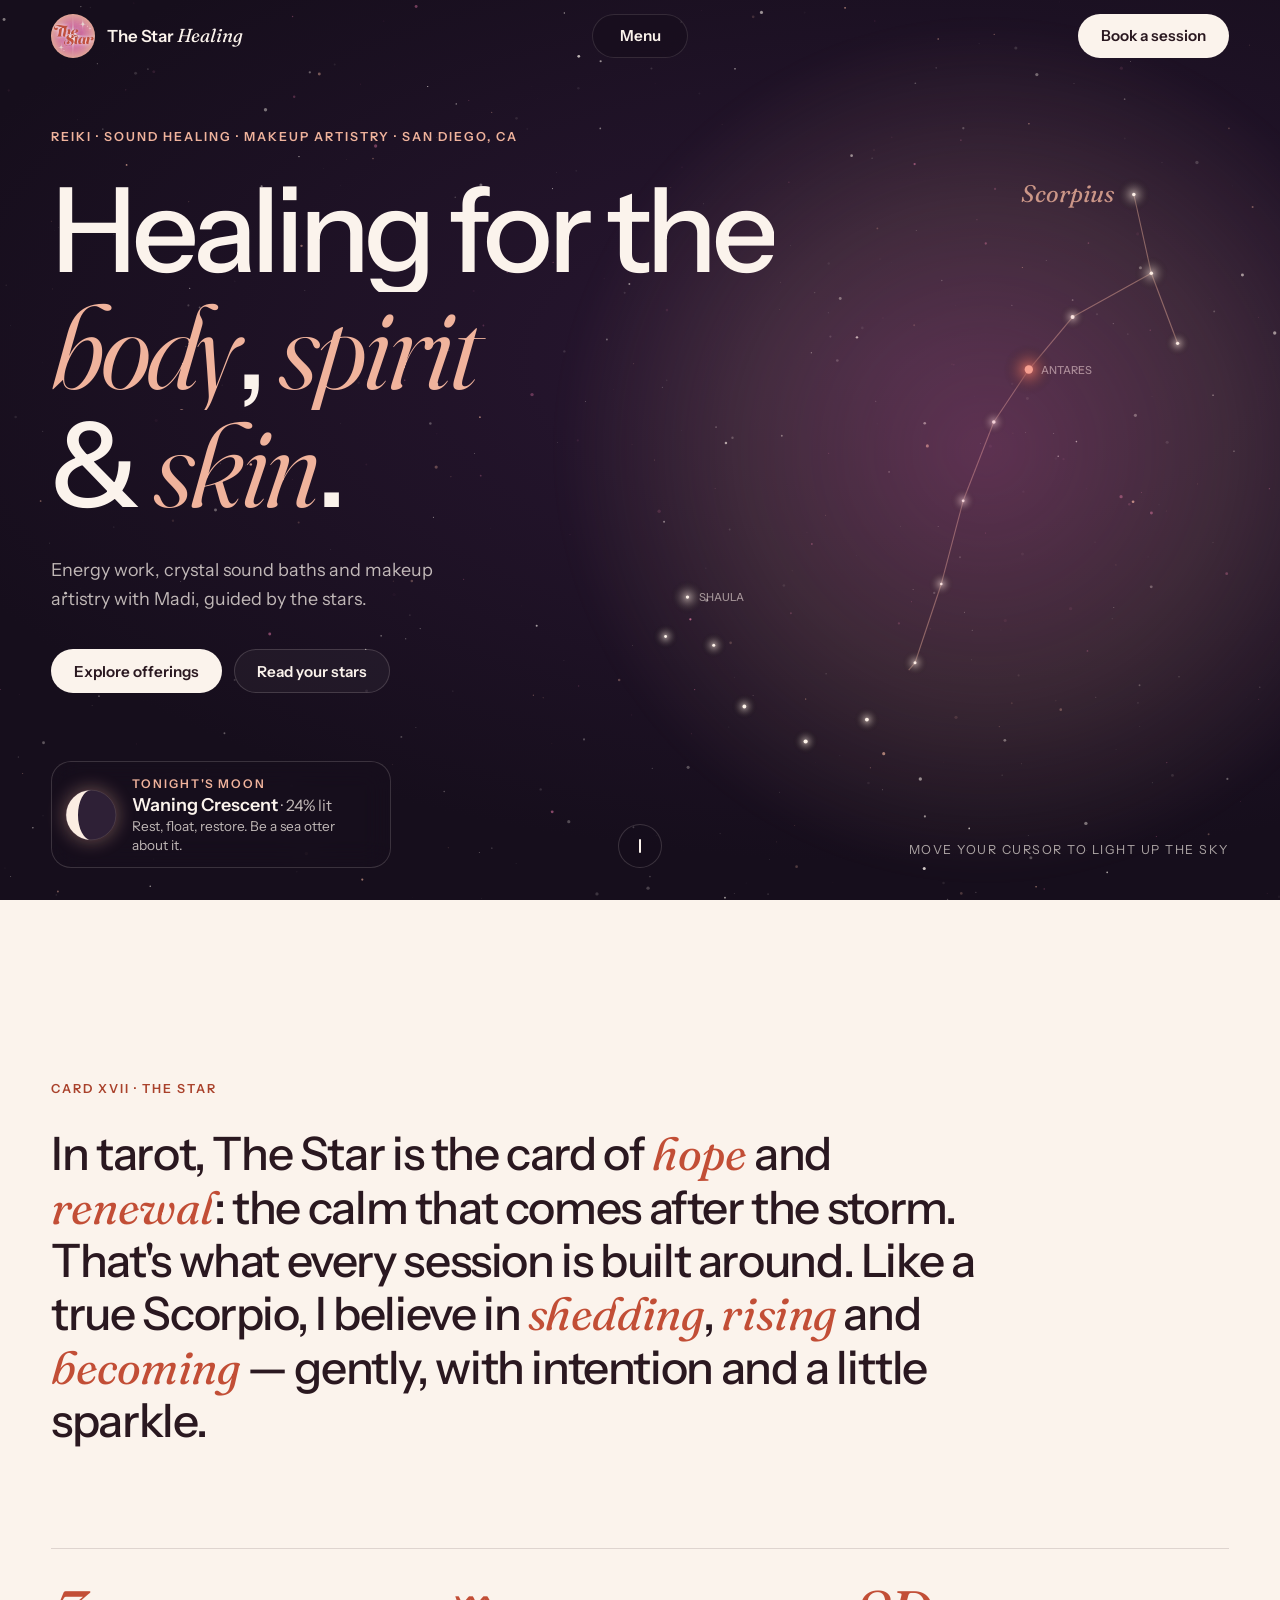
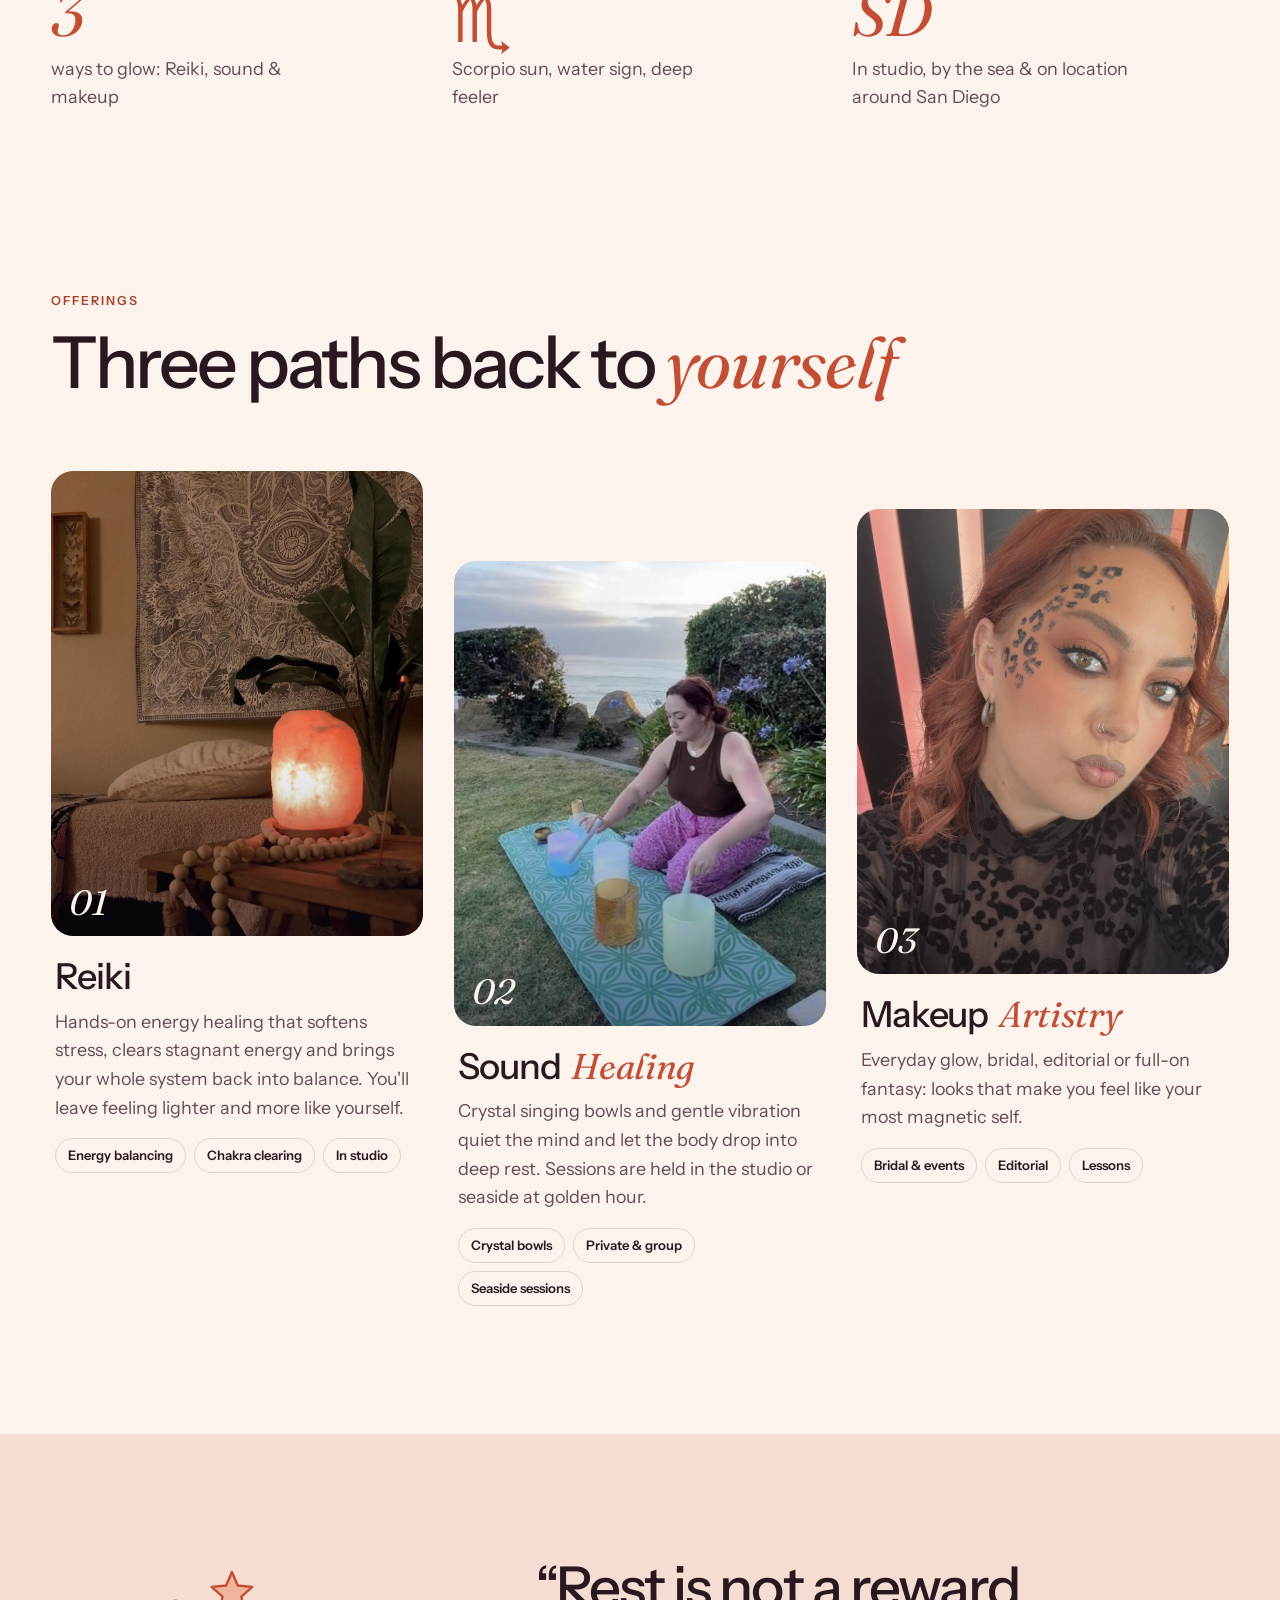
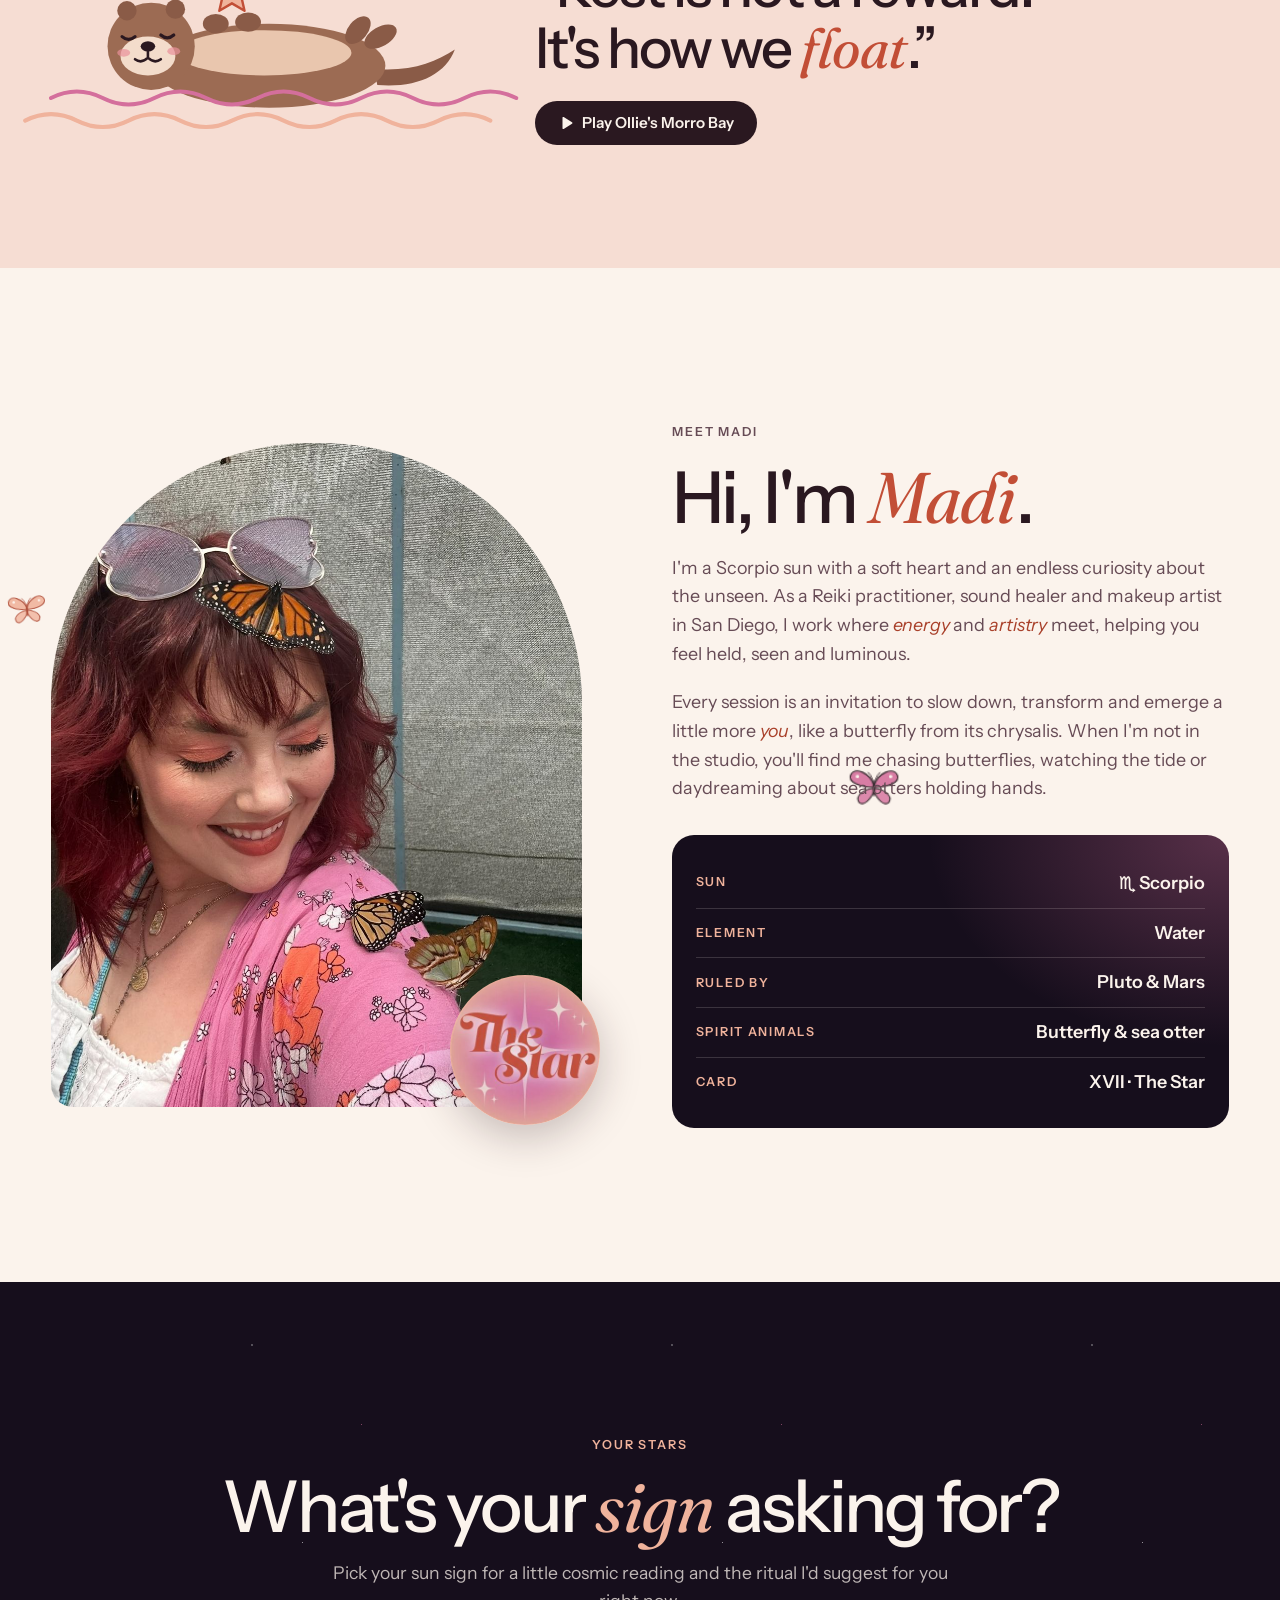
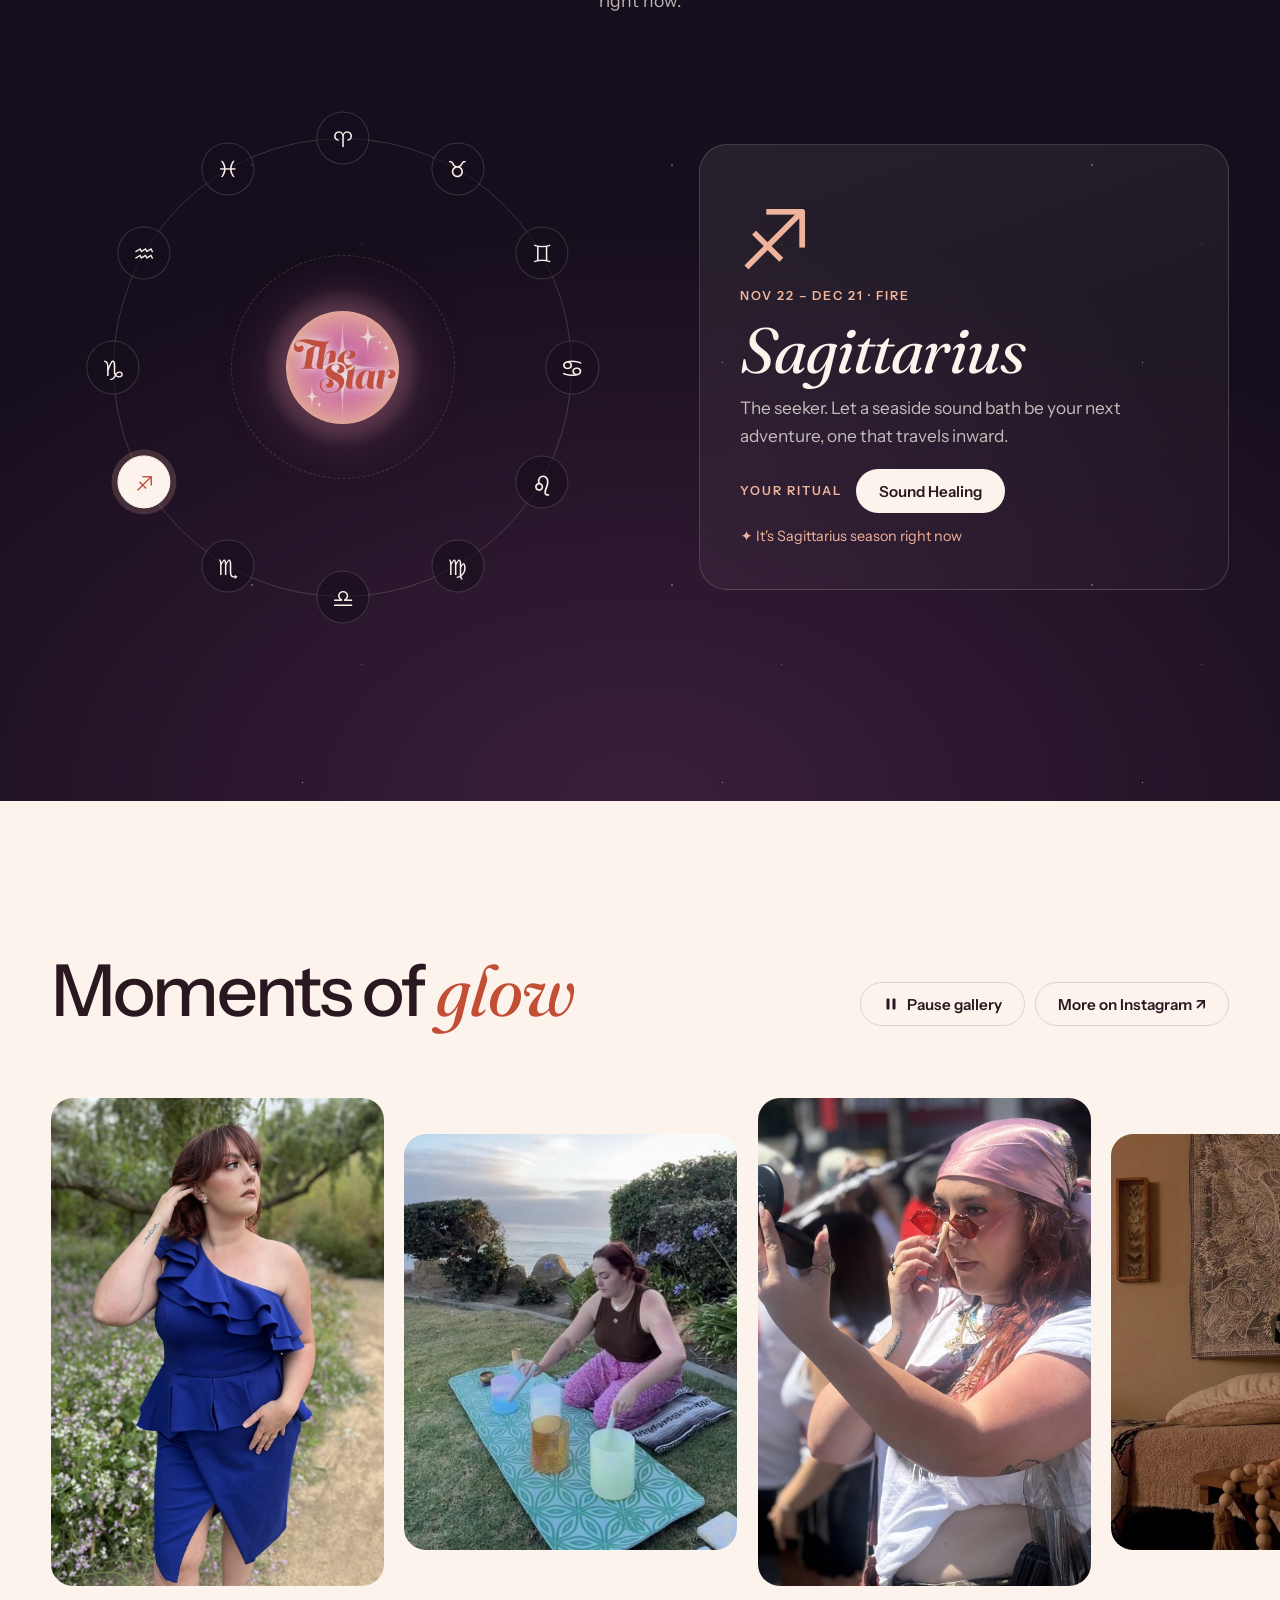
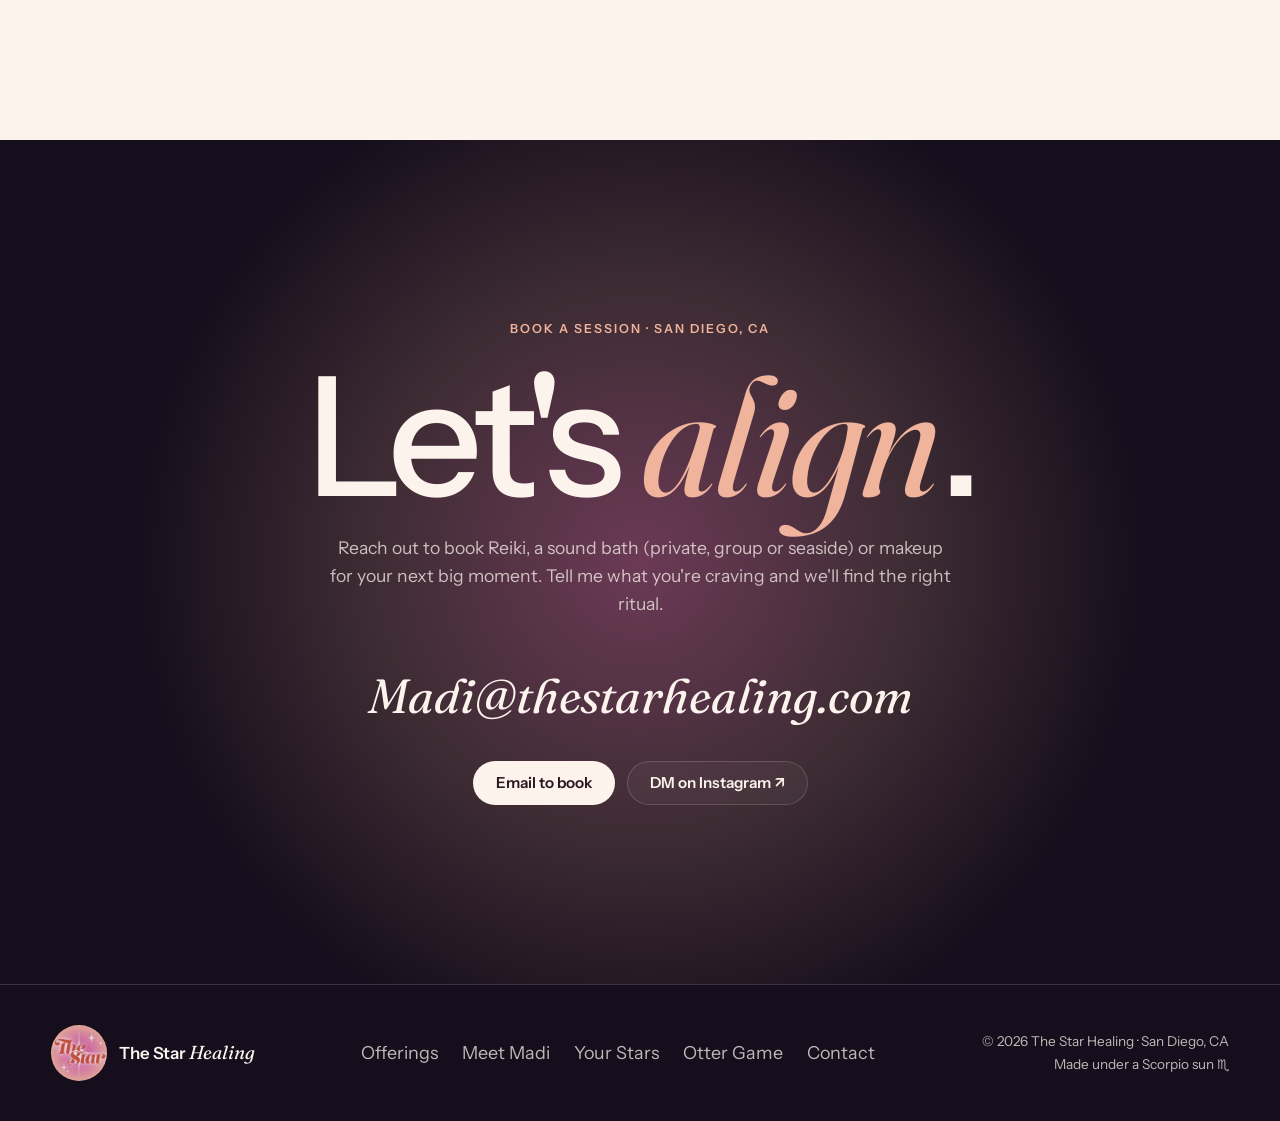
<file: index.html>
<!doctype html>
<html lang="en" class="no-js">
<head>
  <meta charset="utf-8">
  <meta name="viewport" content="width=device-width, initial-scale=1">
  <title>The Star Healing · Reiki, Sound Healing & Makeup in San Diego</title>
  <meta name="description" content="The Star Healing: Reiki, crystal sound baths and makeup artistry by Madi in San Diego, CA. Healing for the body, spirit and skin, guided by the stars.">
  <meta name="theme-color" content="#160E1C">
  <link rel="icon" href="assets/favicon-64.png" type="image/png">
  <meta property="og:title" content="The Star Healing">
  <meta property="og:description" content="Reiki, sound healing & makeup artistry by Madi in San Diego, CA.">
  <meta property="og:image" content="https://thestarhealing.com/assets/logo.png">
  <meta property="og:url" content="https://thestarhealing.com/">
  <meta property="og:type" content="website">

  <link rel="preconnect" href="https://fonts.googleapis.com">
  <link rel="preconnect" href="https://fonts.gstatic.com" crossorigin>
  <link href="https://fonts.googleapis.com/css2?family=Fraunces:ital,opsz,wght@0,9..144,300..700;1,9..144,300..700&family=Instrument+Sans:wght@400..700&family=Noto+Sans+Symbols&display=swap" rel="stylesheet">
  <link rel="stylesheet" href="styles.css">
</head>
<body>
  <a class="skip-link" href="#main">Skip to content</a>

  <!-- ============ HEADER ============ -->
  <header class="site-header" data-tone="dark">
    <a class="brand" href="#home" aria-label="The Star Healing, back to top">
      <img src="assets/logo-160.jpg" alt="" width="44" height="44">
      <span class="brand__name">The Star <em>Healing</em></span>
    </a>
    <button class="pill pill--glass menu-toggle" type="button" aria-expanded="false" aria-controls="menu">
      <span class="menu-toggle__open">Menu</span>
      <span class="menu-toggle__close">Close</span>
    </button>
    <a class="pill pill--solid header-cta" href="#contact">Book<span class="hide-xs"> a session</span></a>
  </header>

  <!-- ============ FULLSCREEN MENU ============ -->
  <div class="menu" id="menu" role="dialog" aria-modal="true" aria-label="Site menu" aria-hidden="true" inert>
    <div class="menu__stars" aria-hidden="true"></div>
    <nav class="menu__nav" aria-label="Main">
      <ul>
        <li><a href="#home" data-nav="home">Home</a></li>
        <li><a href="#offerings" data-nav="offerings">Offerings</a></li>
        <li><a href="otter/">Otter Game</a></li>
        <li><a href="#about" data-nav="about">Meet Madi</a></li>
        <li><a href="#stars" data-nav="stars">Your Stars</a></li>
        <li><a href="#gallery" data-nav="gallery">Gallery</a></li>
        <li><a href="#contact" data-nav="contact">Contact</a></li>
      </ul>
    </nav>
    <div class="menu__meta">
      <p class="eyebrow">Book a session</p>
      <a href="mailto:madi@thestarhealing.com">Madi@thestarhealing.com</a>
      <p class="eyebrow">Follow along</p>
      
      <a href="https://www.instagram.com/thestarhealing" target="_blank" rel="noopener">Instagram ↗</a>
    </div>
  </div>

  <main id="main">

    <!-- ============ HERO ============ -->
    <section class="hero" id="home" data-tone="dark" aria-labelledby="hero-title">
      <canvas class="hero__sky" aria-hidden="true"></canvas>
      <div class="hero__aura" aria-hidden="true"></div>

      <div class="hero__content">
        <p class="eyebrow hero__eyebrow reveal">Reiki · Sound Healing · Makeup Artistry · San Diego, CA</p>
        <h1 class="hero__title" id="hero-title">
          <span class="line"><span>Healing for the</span></span>
          <span class="line"><span><em>body</em>, <em>spirit</em></span></span>
          <span class="line"><span>&amp; <em>skin</em>.</span></span>
        </h1>
        <p class="hero__lede reveal">Energy work, crystal sound baths and makeup artistry with Madi, guided by the stars.</p>
        <div class="hero__actions reveal">
          <a class="pill pill--solid" href="#offerings">Explore offerings</a>
          <a class="pill pill--ghost" href="#stars">Read your stars</a>
        </div>
      </div>

      <aside class="moon-card reveal" aria-label="Tonight's moon">
        <svg class="moon-card__moon" viewBox="-50 -50 100 100" aria-hidden="true">
          <circle r="46" class="moon-dark"/>
          <path class="moon-lit" d=""/>
        </svg>
        <div>
          <p class="eyebrow">Tonight's moon</p>
          <p class="moon-card__phase"><span data-moon-name>Calculating…</span> <span class="moon-card__pct" data-moon-pct></span></p>
          <p class="moon-card__tip" data-moon-tip></p>
        </div>
      </aside>

      <p class="hero__hint" aria-hidden="true">Move your cursor to light up the sky</p>
      <a class="scroll-cue" href="#intro" aria-label="Scroll to introduction">
        <span></span>
      </a>
    </section>

    <!-- ============ INTRO STATEMENT ============ -->
    <section class="intro" id="intro" data-tone="light">
      <div class="container">
        <p class="eyebrow reveal">Card XVII · The Star</p>
        <p class="statement reveal">
          In tarot, The Star is the card of <em>hope</em> and <em>renewal</em>: the calm that comes after the storm.
          That's what every session is built around. Like a true Scorpio, I believe in <em>shedding</em>, <em>rising</em>
          and <em>becoming</em> — gently, with intention and a little sparkle.
        </p>
        <div class="intro__stats">
          <div class="stat reveal"><span class="stat__num">3</span><span class="stat__label">ways to glow: Reiki, sound &amp; makeup</span></div>
          <div class="stat reveal"><span class="stat__num">♏&#xFE0E;</span><span class="stat__label">Scorpio sun, water sign, deep feeler</span></div>
          <div class="stat reveal"><span class="stat__num">SD</span><span class="stat__label">In studio, by the sea &amp; on location around San Diego</span></div>
        </div>
      </div>
    </section>

    <!-- ============ OFFERINGS ============ -->
    <section class="offerings" id="offerings" data-tone="light" aria-labelledby="offerings-title">
      <div class="container">
        <header class="section-head">
          <p class="eyebrow reveal">Offerings</p>
          <h2 class="section-title reveal" id="offerings-title">Three paths back to <em>yourself</em></h2>
        </header>

        <div class="offer-grid">
          <article class="offer reveal">
            <a class="offer__link" href="#contact" aria-label="Book Reiki">
              <div class="offer__media">
                <img src="assets/reiki-room.jpg" alt="A softly lit Reiki room with a glowing salt lamp, wooden beads and a framed butterfly collection" loading="lazy" width="1152" height="1400">
                <span class="offer__num">01</span>
              </div>
              <div class="offer__body">
                <h3 class="offer__title">Reiki</h3>
                <p>Hands-on energy healing that softens stress, clears stagnant energy and brings your whole system back into balance. You'll leave feeling lighter and more like yourself.</p>
                <ul class="tags" aria-label="Details">
                  <li>Energy balancing</li><li>Chakra clearing</li><li>In studio</li>
                </ul>
              </div>
            </a>
          </article>

          <article class="offer reveal">
            <a class="offer__link" href="#contact" aria-label="Book Sound Healing">
              <div class="offer__media">
                <img src="assets/sound-bath.jpg" alt="Madi playing crystal singing bowls on a mat overlooking the ocean at golden hour" loading="lazy" width="942" height="1295">
                <span class="offer__num">02</span>
              </div>
              <div class="offer__body">
                <h3 class="offer__title">Sound <em>Healing</em></h3>
                <p>Crystal singing bowls and gentle vibration quiet the mind and let the body drop into deep rest. Sessions are held in the studio or seaside at golden hour.</p>
                <ul class="tags" aria-label="Details">
                  <li>Crystal bowls</li><li>Private &amp; group</li><li>Seaside sessions</li>
                </ul>
              </div>
            </a>
          </article>

          <article class="offer reveal">
            <a class="offer__link" href="#contact" aria-label="Book Makeup Artistry">
              <div class="offer__media">
                <img class="pos-face" src="assets/makeup-leopard.jpg" alt="Madi wearing editorial leopard-print face makeup with a winged liner look" loading="lazy" width="822" height="1400">
                <span class="offer__num">03</span>
              </div>
              <div class="offer__body">
                <h3 class="offer__title">Makeup <em>Artistry</em></h3>
                <p>Everyday glow, bridal, editorial or full-on fantasy: looks that make you feel like your most magnetic self.</p>
                <ul class="tags" aria-label="Details">
                  <li>Bridal &amp; events</li><li>Editorial</li><li>Lessons</li>
                </ul>
              </div>
            </a>
          </article>
        </div>
      </div>
    </section>

    <!-- ============ OTTER INTERLUDE ============ -->
    <section class="otter-break" data-tone="light" aria-label="Interlude">
      <div class="container otter-break__inner">
        <svg class="otter" viewBox="0 0 260 150" role="img" aria-labelledby="otter-title">
          <title id="otter-title">A sea otter floating on its back, holding a little star</title>
          <g class="otter__float">
            <!-- tail -->
            <path d="M200 86 C 222 88, 238 82, 250 74 C 244 90, 226 98, 202 96 Z" fill="#8A5B47"/>
            <!-- body -->
            <ellipse cx="135" cy="84" rx="72" ry="26" fill="#9C6B53"/>
            <ellipse cx="132" cy="76" rx="54" ry="14" fill="#E9C6AE"/>
            <!-- feet -->
            <ellipse cx="204" cy="66" rx="11" ry="6" transform="rotate(-30 204 66)" fill="#8A5B47"/>
            <ellipse cx="190" cy="62" rx="10" ry="6" transform="rotate(-50 190 62)" fill="#8A5B47"/>
            <!-- head -->
            <circle cx="62" cy="72" r="27" fill="#9C6B53"/>
            <circle cx="47" cy="50" r="6" fill="#8A5B47"/>
            <circle cx="77" cy="49" r="6" fill="#8A5B47"/>
            <ellipse cx="60" cy="78" rx="17" ry="12" fill="#F3DCCB"/>
            <ellipse cx="60" cy="72" rx="4.5" ry="3.2" fill="#2A1820"/>
            <path d="M60 75 v4 M60 79 q-4 4 -8 1 M60 79 q4 4 8 1" stroke="#2A1820" stroke-width="1.6" fill="none" stroke-linecap="round"/>
            <path d="M44 66 q4 3.5 8 0 M68 65 q4 3.5 8 0" stroke="#2A1820" stroke-width="2" fill="none" stroke-linecap="round"/>
            <ellipse cx="45" cy="76" rx="4" ry="2.4" fill="#E8909A" opacity=".7"/>
            <ellipse cx="76" cy="75" rx="4" ry="2.4" fill="#E8909A" opacity=".7"/>
            <!-- paws + star -->
            <path class="otter__star" d="M112 26 l3.6 8.4 9 .8 -6.8 6 2 8.8 -7.8 -4.6 -7.8 4.6 2 -8.8 -6.8 -6 9 -.8 z" fill="#F0B39C" stroke="#C24E36" stroke-width="1.5" stroke-linejoin="round"/>
            <ellipse cx="102" cy="58" rx="8" ry="6" fill="#8A5B47"/>
            <ellipse cx="122" cy="57" rx="8" ry="6" fill="#8A5B47"/>
          </g>
          <!-- water -->
          <path class="otter__wave" d="M0 104 q16 -8 32 0 t32 0 t32 0 t32 0 t32 0 t32 0 t32 0 t32 0 t32 0" fill="none" stroke="#D46F9C" stroke-width="2.5" stroke-linecap="round"/>
          <path class="otter__wave otter__wave--2" d="M-16 118 q16 -8 32 0 t32 0 t32 0 t32 0 t32 0 t32 0 t32 0 t32 0 t32 0" fill="none" stroke="#F0B39C" stroke-width="2.5" stroke-linecap="round"/>
        </svg>
        <div class="otter-break__copy">
          <p class="otter-break__quote reveal">“Rest is not a reward.<br>It's how we <em>float</em>.”</p>
          <a class="pill pill--solid otter-break__cta reveal" href="otter/">
            <svg class="icon" viewBox="0 0 16 16" aria-hidden="true"><path d="M4.5 2.8v10.4a.8.8 0 0 0 1.2.7l8.3-5.2a.8.8 0 0 0 0-1.4L5.7 2.1a.8.8 0 0 0-1.2.7z"/></svg>
            Play Ollie's Morro Bay
          </a>
        </div>
      </div>
    </section>

    <!-- ============ ABOUT ============ -->
    <section class="about" id="about" data-tone="light" aria-labelledby="about-title">
      <div class="about__butterflies" data-butterflies="5" aria-hidden="true"></div>
      <div class="container about__grid">
        <figure class="about__media reveal">
          <img src="assets/madi-butterflies.jpg" alt="Madi smiling with monarch and malachite butterflies resting on her hair and shoulder" loading="lazy" width="1056" height="1400">
          <img class="about__sticker" src="assets/logo-320.jpg" alt="" width="140" height="140" loading="lazy">
        </figure>

        <div class="about__copy">
          <p class="eyebrow reveal">Meet Madi</p>
          <h2 class="section-title reveal" id="about-title">Hi, I'm <em>Madi</em>.</h2>
          <p class="reveal">I'm a Scorpio sun with a soft heart and an endless curiosity about the unseen. As a Reiki practitioner, sound healer and makeup artist in San Diego, I work where <em class="em-soft">energy</em> and <em class="em-soft">artistry</em> meet, helping you feel held, seen and luminous.</p>
          <p class="reveal">Every session is an invitation to slow down, transform and emerge a little more <em class="em-soft">you</em>, like a butterfly from its chrysalis. When I'm not in the studio, you'll find me chasing butterflies, watching the tide or daydreaming about sea otters holding hands.</p>

          <dl class="tarot reveal" aria-label="Madi's cosmic profile">
            <div class="tarot__row"><dt>Sun</dt><dd><span class="glyph">♏&#xFE0E;</span> Scorpio</dd></div>
            <div class="tarot__row"><dt>Element</dt><dd>Water</dd></div>
            <div class="tarot__row"><dt>Ruled by</dt><dd>Pluto &amp; Mars</dd></div>
            <div class="tarot__row"><dt>Spirit animals</dt><dd>Butterfly &amp; sea otter</dd></div>
            <div class="tarot__row"><dt>Card</dt><dd>XVII · The Star</dd></div>
          </dl>
        </div>
      </div>
    </section>

    <!-- ============ ZODIAC ============ -->
    <section class="stars" id="stars" data-tone="dark" aria-labelledby="stars-title">
      <div class="stars__bg" aria-hidden="true"></div>
      <div class="container">
        <header class="section-head section-head--center">
          <p class="eyebrow reveal">Your stars</p>
          <h2 class="section-title reveal" id="stars-title">What's your <em>sign</em> asking for?</h2>
          <p class="section-lede reveal">Pick your sun sign for a little cosmic reading and the ritual I'd suggest for you right now.</p>
        </header>

        <div class="zodiac reveal">
          <div class="zodiac__wheel" role="radiogroup" aria-label="Choose your zodiac sign"></div>

          <div class="zodiac__reading" aria-live="polite">
            <div class="zodiac__glyph" data-z="glyph" aria-hidden="true">♏&#xFE0E;</div>
            <p class="eyebrow" data-z="meta">Oct 23 – Nov 21 · Water</p>
            <h3 class="zodiac__name" data-z="name">Scorpio</h3>
            <p class="zodiac__note" data-z="note"></p>
            <div class="zodiac__ritual">
              <span class="eyebrow">Your ritual</span>
              <a class="pill pill--solid" data-z="ritual" href="#offerings">Reiki</a>
            </div>
            <p class="zodiac__season" data-z="season"></p>
          </div>
        </div>
      </div>
    </section>

    <!-- ============ GALLERY ============ -->
    <section class="gallery" id="gallery" data-tone="light" aria-labelledby="gallery-title">
      <div class="container">
        <header class="section-head section-head--row">
          <h2 class="section-title reveal" id="gallery-title">Moments of <em>glow</em></h2>
          
          <div class="gallery__controls reveal">
            <button class="pill pill--outline marquee-toggle" type="button" aria-pressed="false" aria-controls="gallery-strip">
              <svg class="icon icon--pause" viewBox="0 0 16 16" aria-hidden="true"><rect x="3.5" y="2.5" width="3" height="11" rx="1"/><rect x="9.5" y="2.5" width="3" height="11" rx="1"/></svg>
              <svg class="icon icon--play" viewBox="0 0 16 16" aria-hidden="true"><path d="M4.5 2.8v10.4a.8.8 0 0 0 1.2.7l8.3-5.2a.8.8 0 0 0 0-1.4L5.7 2.1a.8.8 0 0 0-1.2.7z"/></svg>
              <span class="marquee-toggle__label">Pause gallery</span>
            </button>
            <a class="pill pill--outline" href="https://www.instagram.com/thestarhealing" target="_blank" rel="noopener">More on Instagram ↗</a>
          </div>
        </header>
      </div>
      <div class="marquee" id="gallery-strip" role="region" tabindex="0" aria-label="Photo gallery">
        <div class="marquee__track">
          <figure class="marquee__item marquee__item--tall"><img src="assets/madi-portrait.jpg" alt="Madi in a cobalt ruffled one-shoulder dress among wildflowers" loading="lazy" width="1050" height="1400"></figure>
          <figure class="marquee__item"><img src="assets/sound-bath.jpg" alt="Crystal bowl sound bath by the sea" loading="lazy" width="942" height="1295"></figure>
          <figure class="marquee__item marquee__item--tall"><img src="assets/makeup-compact.jpg" alt="Madi touching up her makeup with a compact, wearing lip-shaped red sunglasses" loading="lazy" width="1050" height="1400"></figure>
          <figure class="marquee__item"><img src="assets/reiki-room.jpg" alt="Reiki room with salt lamp and incense" loading="lazy" width="1152" height="1400"></figure>
          <figure class="marquee__item marquee__item--tall"><img src="assets/makeup-leopard.jpg" alt="Leopard-print editorial makeup look" loading="lazy" width="822" height="1400"></figure>
          <figure class="marquee__item"><img src="assets/madi-butterflies.jpg" alt="Madi with butterflies on her shoulder" loading="lazy" width="1056" height="1400"></figure>
        </div>
      </div>
    </section>

    <!-- ============ CONTACT ============ -->
    <section class="contact" id="contact" data-tone="dark" aria-labelledby="contact-title">
      <div class="contact__aura" aria-hidden="true"></div>
      <div class="container contact__inner">
        <p class="eyebrow reveal">Book a session · San Diego, CA</p>
        <h2 class="contact__title reveal" id="contact-title">Let's <em>align</em>.</h2>
        <p class="section-lede reveal">Reach out to book Reiki, a sound bath (private, group or seaside) or makeup for your next big moment. Tell me what you're craving and we'll find the right ritual.</p>
        <div class="contact__links reveal">
          <a class="contact__big" href="mailto:madi@thestarhealing.com">Madi@thestarhealing.com</a>
          <div class="contact__pills">
            <a class="pill pill--solid" href="mailto:madi@thestarhealing.com?subject=Booking%20inquiry">Email to book</a>
            <a class="pill pill--ghost" href="https://www.instagram.com/thestarhealing" target="_blank" rel="noopener">DM on Instagram ↗</a>
          </div>
        </div>
      </div>
    </section>
  </main>

  <footer class="footer" data-tone="dark">
    <div class="container footer__inner">
      <a class="brand" href="#home" aria-label="Back to top">
        <img src="assets/logo-160.jpg" alt="" width="56" height="56" loading="lazy">
        <span class="brand__name">The Star <em>Healing</em></span>
      </a>
      <nav aria-label="Footer">
        <ul class="footer__nav">
          <li><a href="#offerings">Offerings</a></li>
          <li><a href="#about">Meet Madi</a></li>
          <li><a href="#stars">Your Stars</a></li>
          <li><a href="otter/">Otter Game</a></li>
          <li><a href="#contact">Contact</a></li>
        </ul>
      </nav>
      <p class="footer__small">© <span data-year>2026</span> The Star Healing · San Diego, CA<br>Made under a Scorpio sun <span class="glyph">♏&#xFE0E;</span></p>
    </div>
  </footer>

  <script src="main.js" defer></script>
</body>
</html>
</file>
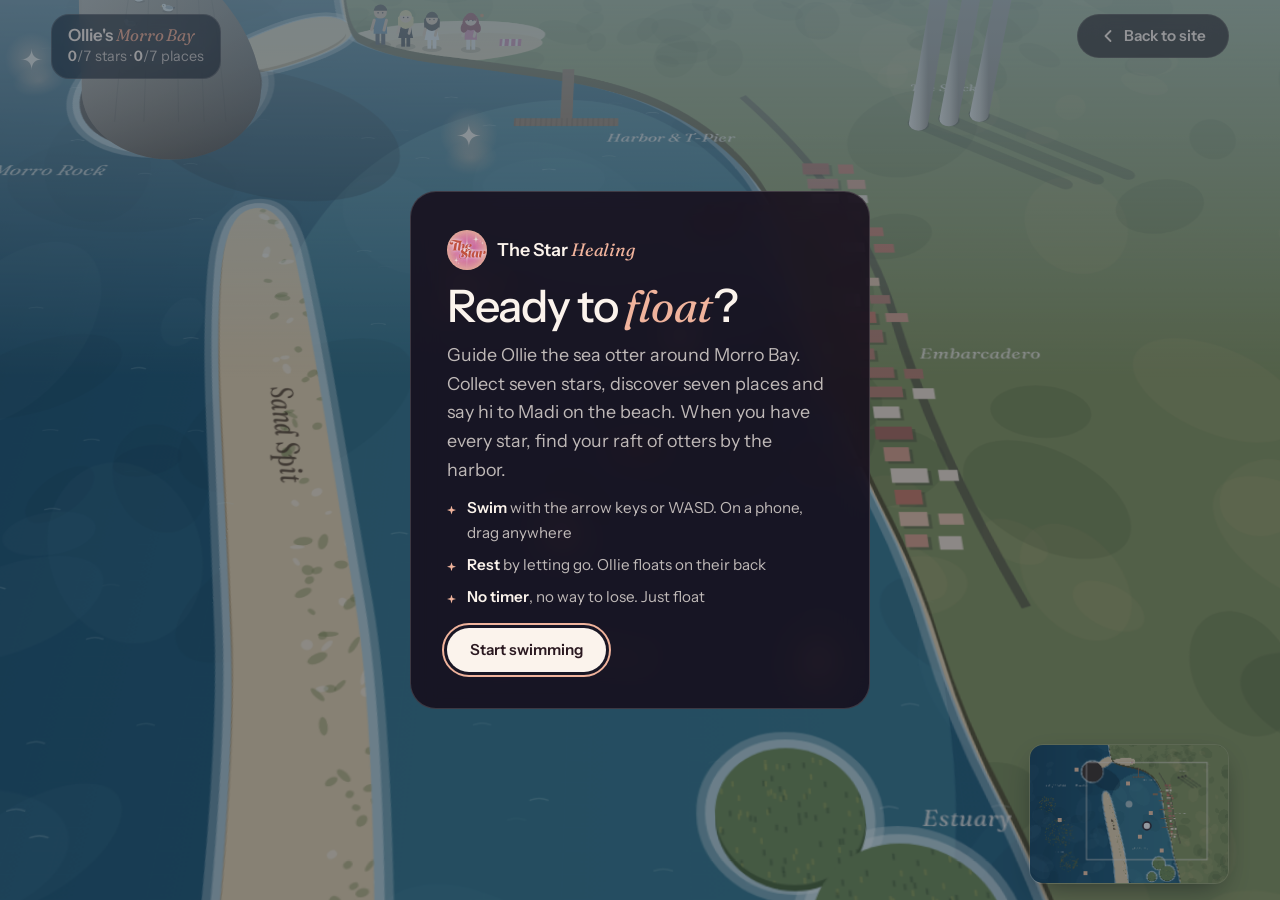
<file: otter/index.html>
<!doctype html>
<html lang="en">
<head>
  <meta charset="utf-8">
  <meta name="viewport" content="width=device-width, initial-scale=1, viewport-fit=cover">
  <title>Ollie's Morro Bay · The Star Healing</title>
  <meta name="description" content="A tiny, relaxing game from The Star Healing: guide Ollie the sea otter around Morro Bay, collect stars and discover the bay's favorite places.">
  <meta name="theme-color" content="#123a55">
  <link rel="icon" href="../assets/favicon-64.png" type="image/png">
  <meta property="og:title" content="Ollie's Morro Bay · The Star Healing">
  <meta property="og:description" content="Guide Ollie the sea otter around Morro Bay. No timer, no way to lose. Just float.">
  <meta property="og:image" content="https://thestarhealing.com/assets/logo.png">
  <meta property="og:url" content="https://thestarhealing.com/otter/">
  <meta property="og:type" content="website">

  <link rel="preconnect" href="https://fonts.googleapis.com">
  <link rel="preconnect" href="https://fonts.gstatic.com" crossorigin>
  <link href="https://fonts.googleapis.com/css2?family=Fraunces:ital,opsz,wght@0,9..144,300..700;1,9..144,300..700&family=Instrument+Sans:wght@400..700&display=swap" rel="stylesheet">
  <link rel="stylesheet" href="../styles.css">
</head>
<body class="game-page">
  <main class="game is-standalone" id="otter-game-dialog" aria-labelledby="game-title" data-standalone>
    <div class="game__stage" aria-hidden="true"><canvas class="game__ground"></canvas></div>
    <canvas class="game__canvas" tabindex="0" aria-label="Game map of Morro Bay. Use the arrow keys or WASD to swim."></canvas>
    <div class="game__hud">
      <div>
        <h1 class="game__title" id="game-title">Ollie's <em>Morro Bay</em></h1>
        <p class="game__count"><span data-g="stars">0</span>/7 stars · <span data-g="places">0</span>/7 places</p>
      </div>
      <a class="pill pill--glass game__close" href="../">
        <svg class="icon" viewBox="0 0 16 16" aria-hidden="true"><path d="M10.5 3 5.5 8l5 5" fill="none" stroke="currentColor" stroke-width="1.8" stroke-linecap="round" stroke-linejoin="round"/></svg>
        Back to site
      </a>
    </div>
    <canvas class="game__minimap" width="200" height="140" aria-hidden="true"></canvas>
    <div class="game__card" role="status" aria-live="polite"></div>
    <p class="sr-only" aria-live="polite" data-g="speech"></p>
    <div class="game__intro">
      <div class="game__intro-card">
        <a class="game__brand" href="../">
          <img src="../assets/logo-160.jpg" alt="" width="40" height="40">
          <span>The Star <em>Healing</em></span>
        </a>
        <h2 class="game__intro-title">Ready to <em>float</em>?</h2>
        <p>Guide Ollie the sea otter around Morro Bay. Collect seven stars, discover seven places and say hi to Madi on the beach. When you have every star, find your raft of otters by the harbor.</p>
        <ul class="game__how">
          <li><strong>Swim</strong> with the arrow keys or WASD. On a phone, drag anywhere</li>
          <li><strong>Rest</strong> by letting go. Ollie floats on their back</li>
          <li><strong>No timer</strong>, no way to lose. Just float</li>
        </ul>
        <button class="pill pill--solid game__start" type="button">Start swimming</button>
      </div>
    </div>
  </main>

  <script src="../otter-game.js" defer></script>
</body>
</html>
</file>
<file: styles.css>
/* =========================================================
   The Star Healing: design tokens
   Palette pulled from the logo: rust script, rose/peach aura,
   cream sparkles, set against a Scorpio night sky.
   ========================================================= */
:root {
  --night: #160E1C;
  --night-2: #22142A;
  --plum: #3B1E3C;
  --cream: #FBF3EC;
  --blush: #F6DDD3;
  --peach: #F0B39C;
  --rose: #D46F9C;
  --rust: #C24E36;
  --rust-ink: #A9412B;     /* rust darkened for body-size text on cream (≈6:1) */
  --ink: #2A1820;
  --ink-soft: #664B55;
  --on-night: #FBF3EC;
  --on-night-soft: rgba(251, 243, 236, .74);
  --line-light: rgba(42, 24, 32, .14);
  --line-dark: rgba(251, 243, 236, .16);

  --font-sans: "Instrument Sans", system-ui, -apple-system, "Segoe UI", sans-serif;
  --font-serif: "Fraunces", Georgia, "Times New Roman", serif;
  --font-glyph: "Noto Sans Symbols", "Segoe UI Symbol", "Apple Symbols", sans-serif;

  --gutter: clamp(16px, 4vw, 56px);
  --maxw: 1360px;
  --radius: 22px;
  --ease: cubic-bezier(.22, 1, .36, 1);
  --ease-in: cubic-bezier(.55, 0, .7, .2);

  --fs-hero: clamp(3rem, 9.2vw, 9.5rem);
  --fs-h2: clamp(2.3rem, 5.6vw, 5.2rem);
  --fs-statement: clamp(1.6rem, 3.6vw, 3.25rem);
  --fs-body: clamp(1rem, .96rem + .2vw, 1.125rem);
}

/* ---------- reset-ish ---------- */
*, *::before, *::after { box-sizing: border-box; }
html { scroll-behavior: smooth; -webkit-text-size-adjust: 100%; }
body {
  margin: 0;
  background: var(--night);
  color: var(--ink);
  font-family: var(--font-sans);
  font-size: var(--fs-body);
  line-height: 1.6;
  -webkit-font-smoothing: antialiased;
  overflow-x: hidden;
}
body.menu-open { overflow: hidden; }
img { display: block; max-width: 100%; height: auto; }
a { color: inherit; }
em { font-family: var(--font-serif); font-style: italic; font-weight: 400; letter-spacing: -.01em; }
.em-soft { font-family: inherit; font-style: italic; color: var(--rust-ink); }
h1, h2, h3, p { margin: 0; }
ul { margin: 0; padding: 0; list-style: none; }
:focus-visible { outline: 2px solid var(--peach); outline-offset: 3px; border-radius: 6px; }
/* on cream sections the ring switches to rust so it keeps ≥3:1 */
[data-tone="light"] :focus-visible, .site-header.is-light :focus-visible { outline-color: var(--rust-ink); }
::selection { background: var(--peach); color: var(--ink); }
html { scrollbar-color: var(--rose) var(--night); }
.icon { width: 16px; height: 16px; fill: currentColor; flex: none; }
.glyph { font-family: var(--font-glyph); font-style: normal; }

.skip-link {
  position: fixed; top: 12px; left: 12px; z-index: 200;
  padding: 10px 16px; border-radius: 999px;
  background: var(--cream); color: var(--ink);
  transform: translateY(-150%); transition: transform .2s var(--ease);
}
.skip-link:focus { transform: none; }

.container { width: 100%; max-width: var(--maxw); margin: 0 auto; padding: 0 var(--gutter); }

.eyebrow {
  font-size: .78rem; font-weight: 600; letter-spacing: .16em; text-transform: uppercase;
  color: var(--rust-ink);
}
[data-tone="dark"] .eyebrow { color: var(--peach); }

/* ---------- pills (Gladeye-style rounded controls) ---------- */
.pill {
  display: inline-flex; align-items: center; justify-content: center; gap: .5em;
  min-height: 44px; padding: 0 22px; border-radius: 999px;
  font: 600 .95rem/1 var(--font-sans); text-decoration: none; white-space: nowrap;
  border: 1px solid transparent; cursor: pointer;
  transition: background-color .25s var(--ease), color .25s var(--ease), border-color .25s var(--ease), transform .25s var(--ease);
}
.pill:hover { transform: translateY(-2px); }
.pill:active { transform: translateY(0) scale(.98); }
.pill--solid { background: var(--cream); color: var(--ink); }
.pill--solid:hover { background: var(--peach); }
[data-tone="light"] .pill--solid { background: var(--ink); color: var(--cream); }
[data-tone="light"] .pill--solid:hover { background: var(--rust); }
.pill--ghost { border-color: var(--line-dark); color: var(--on-night); background: rgba(251,243,236,.04); }
.pill--ghost:hover { border-color: var(--peach); color: var(--peach); }
.pill--outline { border-color: var(--line-light); color: var(--ink); background: transparent; }
.pill--outline:hover { border-color: var(--rust); color: var(--rust-ink); }
.pill--glass {
  background: rgba(22, 14, 28, .55); color: var(--on-night);
  -webkit-backdrop-filter: blur(14px); backdrop-filter: blur(14px);
  border-color: rgba(251,243,236,.12);
}

/* =========================================================
   HEADER
   ========================================================= */
.site-header {
  position: fixed; inset: 0 0 auto 0; z-index: 100;
  display: grid; grid-template-columns: 1fr auto 1fr; align-items: center;
  padding: 14px var(--gutter);
  pointer-events: none;
}
.site-header > * { pointer-events: auto; }
.site-header::before {
  content: ""; position: absolute; inset: 0 0 -24px 0; z-index: -1; pointer-events: none;
  background: linear-gradient(180deg, var(--cream) 55%, rgba(251,243,236,0));
  opacity: 0; transition: opacity .4s var(--ease);
}
.site-header.is-light::before { opacity: 1; }
.site-header.is-light .menu-toggle { background: rgba(42,24,32,.88); border-color: transparent; }
body.menu-open .site-header::before { opacity: 0; }
.brand {
  display: inline-flex; align-items: center; gap: 12px; text-decoration: none;
  justify-self: start; color: var(--on-night); transition: color .35s var(--ease);
}
.brand img { width: 44px; height: 44px; border-radius: 50%; transition: transform .6s var(--ease); }
.brand:hover img { transform: rotate(-14deg) scale(1.05); }
.brand__name { font-weight: 600; font-size: 1.05rem; letter-spacing: -.01em; }
.brand__name em { font-size: 1.12em; }
.site-header.is-light .brand { color: var(--ink); }
.menu-toggle { justify-self: center; min-width: 96px; }
.menu-toggle__close { display: none; }
.menu-toggle[aria-expanded="true"] .menu-toggle__open { display: none; }
.menu-toggle[aria-expanded="true"] .menu-toggle__close { display: inline; }
.header-cta { justify-self: end; gap: 0; white-space: pre; }
.site-header.is-light .header-cta { background: var(--ink); color: var(--cream); }
.site-header.is-light .header-cta:hover { background: var(--rust); }
body.menu-open .site-header .brand { color: var(--on-night); }
body.menu-open .site-header .header-cta { background: var(--cream); color: var(--ink); }

@media (max-width: 720px) {
  .brand__name { display: none; }
  .header-cta { padding: 0 16px; font-size: .88rem; }
}
@media (max-width: 380px) {
  .hide-xs { display: none; }
}

/* =========================================================
   FULLSCREEN MENU
   ========================================================= */
.menu {
  position: fixed; inset: 0; z-index: 90;
  background: radial-gradient(120% 80% at 50% 0%, var(--plum) 0%, var(--night) 60%);
  color: var(--on-night);
  display: grid; grid-template-rows: 1fr auto; place-items: center;
  padding: 96px var(--gutter) 40px;
  overflow-y: auto; overscroll-behavior: contain;
  clip-path: circle(0% at 50% 34px);
  visibility: hidden;
  transition: clip-path .8s var(--ease), visibility 0s linear .8s;
}
.menu.is-open { clip-path: circle(150% at 50% 34px); visibility: visible; transition: clip-path .9s var(--ease), visibility 0s; }
.menu__stars {
  position: absolute; inset: 0; pointer-events: none; opacity: .7;
  background-image:
    radial-gradient(1.2px 1.2px at 12% 18%, #fff 50%, transparent 51%),
    radial-gradient(1px 1px at 78% 12%, #fff 50%, transparent 51%),
    radial-gradient(1.4px 1.4px at 64% 72%, #F0B39C 50%, transparent 51%),
    radial-gradient(1px 1px at 30% 84%, #fff 50%, transparent 51%),
    radial-gradient(1.2px 1.2px at 88% 52%, #fff 50%, transparent 51%),
    radial-gradient(1px 1px at 46% 38%, #D46F9C 50%, transparent 51%),
    radial-gradient(1px 1px at 8% 60%, #fff 50%, transparent 51%),
    radial-gradient(1.3px 1.3px at 92% 88%, #fff 50%, transparent 51%);
}
.menu__nav ul { text-align: center; }
.menu__nav li { overflow: hidden; }
.menu__nav a {
  display: inline-block; text-decoration: none;
  font-size: clamp(2.4rem, 7.4vh, 5rem); line-height: 1.12; font-weight: 500; letter-spacing: -.03em;
  transform: translateY(105%);
  transition: transform .7s var(--ease), color .25s;
}
.menu.is-open .menu__nav a { transform: none; }
.menu.is-open .menu__nav li:nth-child(1) a { transition-delay: .12s; }
.menu.is-open .menu__nav li:nth-child(2) a { transition-delay: .17s; }
.menu.is-open .menu__nav li:nth-child(3) a { transition-delay: .22s; }
.menu.is-open .menu__nav li:nth-child(4) a { transition-delay: .27s; }
.menu.is-open .menu__nav li:nth-child(5) a { transition-delay: .32s; }
.menu.is-open .menu__nav li:nth-child(6) a { transition-delay: .37s; }
.menu__nav a:hover, .menu__nav a:focus-visible, .menu__nav a[aria-current="true"] {
  font-family: var(--font-serif); font-style: italic; font-weight: 400; color: var(--peach);
}
.menu__meta { display: grid; justify-items: center; gap: 2px; text-align: center; font-size: .95rem; }
.menu__meta a { text-decoration: none; font-weight: 600; display: inline-flex; align-items: center; min-height: 44px; padding: 0 8px; margin-bottom: 8px; }
.menu__meta a:hover { color: var(--peach); }
/* short screens (landscape phones): smaller links, let the menu scroll */
@media (max-height: 560px) {
  .menu { grid-template-rows: auto auto; align-content: start; gap: 28px; padding-top: 80px; }
  .menu__nav a { font-size: clamp(1.8rem, 9vh, 2.6rem); }
}

/* =========================================================
   HERO
   ========================================================= */
.hero {
  position: relative; min-height: 100svh; overflow: hidden;
  background: radial-gradient(130% 90% at 70% 40%, #2A1733 0%, var(--night) 62%);
  color: var(--on-night);
  display: flex; align-items: center;
  padding: 110px var(--gutter) 190px;
}
.hero__sky { position: absolute; inset: 0; width: 100%; height: 100%; }
.hero__aura {
  position: absolute; width: min(70vw, 900px); aspect-ratio: 1; right: -12vw; top: 50%;
  transform: translateY(-50%);
  background: radial-gradient(circle, rgba(212,111,156,.32) 0%, rgba(240,179,156,.14) 38%, transparent 68%);
  filter: blur(10px); pointer-events: none;
  animation: breathe 9s ease-in-out infinite;
}
@keyframes breathe { 50% { transform: translateY(-50%) scale(1.08); opacity: .8; } }
.hero__content { position: relative; z-index: 2; max-width: 980px; pointer-events: none; }
.hero__content a { pointer-events: auto; }
.hero__eyebrow { margin-bottom: 28px; }
.hero__title {
  font-size: var(--fs-hero); line-height: .94; font-weight: 500; letter-spacing: -.045em;
}
.hero__title em { color: var(--peach); font-weight: 350; letter-spacing: -.03em; }
.hero__title .line { display: block; overflow: hidden; padding-bottom: .06em; }
.hero__title .line > span { display: inline-block; transform: translateY(110%); transition: transform 1.1s var(--ease); }
.is-loaded .hero__title .line > span { transform: none; }
.is-loaded .hero__title .line:nth-child(2) > span { transition-delay: .1s; }
.is-loaded .hero__title .line:nth-child(3) > span { transition-delay: .2s; }
.hero__lede { margin-top: 28px; max-width: 34ch; font-size: clamp(1.05rem, 1.4vw, 1.3rem); color: var(--on-night-soft); }
.hero__actions { margin-top: 36px; display: flex; flex-wrap: wrap; gap: 12px; }

.moon-card {
  position: absolute; z-index: 3; left: var(--gutter); bottom: 32px;
  display: flex; align-items: center; gap: 14px;
  max-width: 340px; padding: 12px 18px 12px 12px; border-radius: 20px;
  background: rgba(22,14,28,.5); border: 1px solid var(--line-dark);
  -webkit-backdrop-filter: blur(14px); backdrop-filter: blur(14px);
}
.moon-card__moon { width: 54px; height: 54px; flex: none; filter: drop-shadow(0 0 10px rgba(240,179,156,.45)); }
.moon-dark { fill: #2E2036; stroke: rgba(251,243,236,.18); stroke-width: 1; }
.moon-lit { fill: #FBEDE2; }
.moon-card .eyebrow { font-size: .75rem; }
.moon-card__phase { font-weight: 600; line-height: 1.3; }
.moon-card__pct { color: var(--on-night-soft); font-weight: 400; font-size: .88em; }
.moon-card__tip { font-size: .85rem; line-height: 1.4; color: var(--on-night-soft); }

.hero__hint {
  position: absolute; right: var(--gutter); bottom: 40px; z-index: 2;
  font-size: .78rem; letter-spacing: .12em; text-transform: uppercase; color: rgba(251,243,236,.66);
}
.scroll-cue {
  position: absolute; left: 50%; bottom: 32px; z-index: 3; transform: translateX(-50%);
  width: 44px; height: 44px; border-radius: 50%; display: grid; place-items: center;
  border: 1px solid var(--line-dark); background: rgba(22,14,28,.4);
}
.scroll-cue span { width: 2px; height: 14px; border-radius: 2px; background: var(--cream); animation: cue 2s var(--ease) infinite; }
@keyframes cue { 0% { transform: translateY(-5px); opacity: 0; } 40% { opacity: 1; } 100% { transform: translateY(6px); opacity: 0; } }

@media (max-width: 900px) {
  .hero { align-items: flex-start; padding-top: 128px; padding-bottom: 210px; }
  .hero__hint { display: none; }
  .scroll-cue { display: none; }
  .moon-card { right: var(--gutter); max-width: none; bottom: 24px; }
}
@media (hover: none) { .hero__hint { display: none; } }

/* =========================================================
   INTRO
   ========================================================= */
.intro { background: var(--cream); padding: clamp(96px, 14vw, 180px) 0 clamp(64px, 8vw, 110px); }
.statement {
  margin-top: 28px; max-width: 24ch;
  font-size: var(--fs-statement); line-height: 1.16; letter-spacing: -.03em; font-weight: 500;
}
.statement em { color: var(--rust); }
@media (min-width: 900px) { .statement { max-width: 30ch; } }
.intro__stats {
  margin-top: clamp(56px, 8vw, 100px);
  display: grid; grid-template-columns: repeat(3, 1fr); gap: 24px;
  border-top: 1px solid var(--line-light); padding-top: 32px;
}
.stat { display: grid; gap: 10px; }
.stat__num { font-family: var(--font-serif); font-style: italic; font-size: clamp(2.6rem, 5vw, 4.2rem); line-height: 1; color: var(--rust); }
.stat:nth-child(2) .stat__num { font-family: var(--font-glyph); font-style: normal; }
.stat__label { color: var(--ink-soft); max-width: 24ch; }
@media (max-width: 640px) { .intro__stats { grid-template-columns: 1fr; } }

/* =========================================================
   SECTION HEADS
   ========================================================= */
.section-head { display: grid; gap: 16px; margin-bottom: clamp(40px, 6vw, 72px); }
.section-head--center { text-align: center; justify-items: center; }
.section-head--row { grid-template-columns: 1fr auto; align-items: end; }
@media (max-width: 640px) { .section-head--row { grid-template-columns: 1fr; justify-items: start; } }
.section-title { font-size: var(--fs-h2); line-height: 1; letter-spacing: -.04em; font-weight: 500; }
.section-title em { color: var(--rust); }
[data-tone="dark"] .section-title em { color: var(--peach); }
.section-lede { max-width: 52ch; color: var(--ink-soft); font-size: 1.1rem; }
[data-tone="dark"] .section-lede { color: var(--on-night-soft); }

/* =========================================================
   OFFERINGS
   ========================================================= */
.offerings { background: var(--cream); padding: clamp(40px, 6vw, 80px) 0 clamp(80px, 10vw, 140px); }
.offer-grid { display: grid; grid-template-columns: repeat(3, 1fr); gap: clamp(20px, 2.4vw, 36px); align-items: start; }
.offer:nth-child(2) { margin-top: clamp(0px, 7vw, 120px); }
.offer:nth-child(3) { margin-top: clamp(0px, 3vw, 48px); }
.offer__link { display: block; text-decoration: none; color: inherit; }
.offer__media { position: relative; border-radius: var(--radius); overflow: hidden; aspect-ratio: 4 / 5; background: var(--blush); }
.offer__media img { width: 100%; height: 100%; object-fit: cover; transform: scale(1.04); transition: transform 1.2s var(--ease), filter .6s var(--ease); }
.offer__media::after {
  content: ""; position: absolute; inset: 0;
  background: linear-gradient(180deg, transparent 55%, rgba(22,14,28,.45));
  opacity: .8; transition: opacity .5s var(--ease);
}
.offer__link:hover .offer__media img, .offer__link:focus-visible .offer__media img { transform: scale(1.1); }
.offer__num {
  position: absolute; z-index: 1; left: 18px; bottom: 16px;
  font-family: var(--font-serif); font-style: italic; font-size: 2.2rem; color: var(--cream); line-height: 1;
}
.offer__body { padding: 22px 4px 0; display: grid; gap: 12px; }
.offer__title { font-size: clamp(1.8rem, 2.8vw, 2.5rem); font-weight: 500; letter-spacing: -.03em; line-height: 1.05; display: flex; align-items: center; gap: .3em; }
.offer__title em { color: var(--rust); }
.offer__title::after {
  content: "→"; margin-left: auto; font-family: var(--font-sans); font-size: .6em; color: var(--rust);
  transform: translateX(-8px); opacity: 0; transition: transform .4s var(--ease), opacity .4s var(--ease);
}
.offer__link:hover .offer__title::after, .offer__link:focus-visible .offer__title::after { transform: none; opacity: 1; }
.offer__body p { color: var(--ink-soft); }
.tags { display: flex; flex-wrap: wrap; gap: 8px; margin-top: 4px; }
.tags li { font-size: .82rem; font-weight: 600; padding: 6px 12px; border-radius: 999px; border: 1px solid var(--line-light); }
@media (max-width: 900px) {
  .offer:nth-child(n) { margin-top: 0; }
}
/* tablet: two up, the third card runs full width with image beside text */
@media (min-width: 640px) and (max-width: 900px) {
  .offer-grid { grid-template-columns: 1fr 1fr; gap: 48px 24px; }
  .offer:nth-child(3) { grid-column: 1 / -1; }
  .offer:nth-child(3) .offer__link { display: grid; grid-template-columns: 1fr 1fr; gap: 24px; align-items: center; }
  .offer:nth-child(3) .offer__body { padding-top: 0; }
}
@media (max-width: 639px) {
  .offer-grid { grid-template-columns: 1fr; gap: 56px; }
  .offer__media { aspect-ratio: 5 / 5.4; }
}
@media (hover: none) { .offer__title::after { opacity: 1; transform: none; } }

/* =========================================================
   OTTER INTERLUDE
   ========================================================= */
.otter-break { background: var(--blush); padding: clamp(56px, 8vw, 96px) 0; overflow: hidden; }
.otter-break__inner { display: grid; grid-template-columns: minmax(220px, 420px) 1fr; align-items: center; gap: clamp(24px, 5vw, 80px); }
.otter { width: 100%; height: auto; overflow: visible; }
.otter__float { animation: bob 4.2s ease-in-out infinite; transform-origin: 130px 90px; }
@keyframes bob { 50% { transform: translateY(5px) rotate(-2deg); } }
.otter__star { transform-origin: 112px 38px; animation: twinkle 2.6s ease-in-out infinite; }
@keyframes twinkle { 50% { transform: scale(1.15) rotate(12deg); } }
.otter__wave { animation: drift 5s linear infinite; }
.otter__wave--2 { animation-duration: 7s; animation-direction: reverse; }
@keyframes drift { to { transform: translateX(-64px); } }
.otter-break__quote { font-size: clamp(1.8rem, 4.4vw, 3.6rem); line-height: 1.08; letter-spacing: -.035em; font-weight: 500; }
.otter-break__quote em { color: var(--rust); }
@media (max-width: 720px) { .otter-break__inner { grid-template-columns: 1fr; justify-items: center; text-align: center; } .otter { max-width: 320px; } }

/* =========================================================
   ABOUT
   ========================================================= */
.about { position: relative; background: var(--cream); padding: clamp(96px, 12vw, 170px) 0; overflow: hidden; }
.about__butterflies { position: absolute; inset: 0; pointer-events: none; z-index: 1; }
.about__grid { position: relative; z-index: 2; display: grid; grid-template-columns: 1fr 1.05fr; gap: clamp(40px, 7vw, 120px); align-items: center; }
.about__media { position: relative; margin: 0; }
.about__media > img:first-child { border-radius: 260px 260px var(--radius) var(--radius); aspect-ratio: 4 / 5; object-fit: cover; width: 100%; }
.about__sticker {
  position: absolute; width: clamp(96px, 12vw, 150px); right: -18px; bottom: -18px;
  border-radius: 50%; box-shadow: 0 12px 40px rgba(42,24,32,.25);
  animation: spin 30s linear infinite;
}
@keyframes spin { to { transform: rotate(360deg); } }
.about__copy { display: grid; gap: 20px; }
.about__copy > p { color: var(--ink-soft); max-width: 54ch; }
.tarot {
  margin: 12px 0 0; padding: 22px 24px; border-radius: var(--radius);
  background: var(--night); color: var(--on-night);
  background-image: radial-gradient(90% 120% at 100% 0%, rgba(212,111,156,.35), transparent 60%);
  display: grid; gap: 0;
}
.tarot__row { display: flex; justify-content: space-between; gap: 16px; padding: 10px 0; border-bottom: 1px solid var(--line-dark); }
.tarot__row:last-child { border-bottom: 0; }
.tarot dt { font-size: .78rem; letter-spacing: .14em; text-transform: uppercase; color: var(--peach); font-weight: 600; align-self: center; }
.tarot dd { margin: 0; font-weight: 600; text-align: right; }
@media (max-width: 900px) {
  .about__grid { grid-template-columns: 1fr; }
  .about__media { max-width: 520px; }
  .about__sticker { right: 8px; }
}

/* butterflies */
.bfly { position: absolute; width: 46px; height: 36px; will-change: transform; opacity: .9; }
.bfly svg { width: 100%; height: 100%; overflow: visible; }
.bfly .wing-l, .bfly .wing-r { transform-origin: 32px 24px; animation: flap .32s ease-in-out infinite alternate; }
.bfly .wing-r { animation-name: flap-r; }
@keyframes flap { to { transform: scaleX(.25); } }
@keyframes flap-r { to { transform: scaleX(.25); } }

/* =========================================================
   ZODIAC
   ========================================================= */
.stars {
  position: relative; overflow: hidden;
  background: radial-gradient(110% 80% at 50% 100%, var(--plum) 0%, var(--night) 65%);
  color: var(--on-night); padding: clamp(96px, 12vw, 170px) 0;
}
.stars__bg {
  position: absolute; inset: 0; opacity: .55; pointer-events: none;
  background-image:
    radial-gradient(1px 1px at 10% 20%, #fff 50%, transparent 51%),
    radial-gradient(1.2px 1.2px at 25% 70%, #fff 50%, transparent 51%),
    radial-gradient(1px 1px at 40% 30%, #F0B39C 50%, transparent 51%),
    radial-gradient(1.4px 1.4px at 60% 15%, #fff 50%, transparent 51%),
    radial-gradient(1px 1px at 72% 62%, #fff 50%, transparent 51%),
    radial-gradient(1.2px 1.2px at 86% 34%, #D46F9C 50%, transparent 51%),
    radial-gradient(1px 1px at 92% 80%, #fff 50%, transparent 51%),
    radial-gradient(1px 1px at 5% 90%, #fff 50%, transparent 51%);
  background-size: 420px 420px;
}
.stars .container { position: relative; }
.zodiac { display: grid; grid-template-columns: 1.1fr 1fr; gap: clamp(28px, 5vw, 72px); align-items: center; }
.zodiac__wheel { position: relative; aspect-ratio: 1; width: 100%; max-width: 560px; margin: 0 auto; border-radius: 50%; }
.zodiac__wheel::before, .zodiac__wheel::after {
  content: ""; position: absolute; border-radius: 50%; border: 1px solid var(--line-dark); pointer-events: none;
}
.zodiac__wheel::before { inset: 9%; }
.zodiac__wheel::after { inset: 30%; border-style: dashed; animation: spin 80s linear infinite; }
.zodiac__center {
  position: absolute; inset: 36%; border-radius: 50%; display: grid; place-items: center; pointer-events: none;
  background: radial-gradient(circle, rgba(212,111,156,.45), rgba(240,179,156,.1) 60%, transparent 72%);
}
.zodiac__center img { width: 72%; border-radius: 50%; box-shadow: 0 0 60px rgba(212,111,156,.5); }
.zsign {
  position: absolute; left: 50%; top: 50%;
  width: clamp(44px, 9.5%, 58px); aspect-ratio: 1; margin: 0; padding: 0;
  translate: -50% -50%;
  border-radius: 50%; border: 1px solid var(--line-dark); background: rgba(22,14,28,.6);
  color: var(--on-night); cursor: pointer;
  display: grid; place-items: center;
  font: 1.35rem/1 var(--font-glyph);
  transition: background-color .3s var(--ease), color .3s var(--ease), border-color .3s var(--ease), box-shadow .3s var(--ease), scale .3s var(--ease);
}
.zsign:hover { border-color: var(--peach); color: var(--peach); scale: 1.08; }
.zsign[aria-checked="true"] { background: var(--cream); color: var(--rust); border-color: var(--cream); box-shadow: 0 0 0 6px rgba(240,179,156,.18); }
.zsign__label { position: absolute; width: 1px; height: 1px; overflow: hidden; clip: rect(0 0 0 0); }

.zodiac__reading {
  padding: clamp(24px, 3.2vw, 44px); border-radius: 28px;
  background: linear-gradient(160deg, rgba(251,243,236,.08), rgba(251,243,236,.02));
  border: 1px solid var(--line-dark);
  display: grid; gap: 12px; min-height: 420px; align-content: start;
}
.zodiac__glyph { font: clamp(3.5rem, 7vw, 5.5rem)/1 var(--font-glyph); color: var(--peach); }
.zodiac__name { font-family: var(--font-serif); font-style: italic; font-weight: 400; font-size: clamp(2.6rem, 5vw, 4rem); line-height: 1; letter-spacing: -.02em; }
.zodiac__note { color: var(--on-night-soft); font-size: 1.08rem; max-width: 44ch; }
.zodiac__ritual { display: flex; align-items: center; gap: 14px; flex-wrap: wrap; margin-top: 8px; }
.zodiac__season { font-size: .9rem; color: var(--peach); min-height: 1.4em; }
.zodiac__reading.is-swapping > * { animation: swap .6s var(--ease) both; }
.zodiac__reading.is-swapping > *:nth-child(2) { animation-delay: .04s; }
.zodiac__reading.is-swapping > *:nth-child(3) { animation-delay: .08s; }
.zodiac__reading.is-swapping > *:nth-child(4) { animation-delay: .12s; }
.zodiac__reading.is-swapping > *:nth-child(5) { animation-delay: .16s; }
@keyframes swap { from { opacity: 0; transform: translateY(12px); } }
@media (max-width: 900px) {
  .zodiac { grid-template-columns: 1fr; }
  .zodiac__reading { min-height: 0; }
}

/* =========================================================
   GALLERY MARQUEE
   ========================================================= */
.gallery { background: var(--cream); padding: clamp(96px, 12vw, 160px) 0; overflow: hidden; }
.marquee { overflow: hidden; outline-offset: -4px; }
.marquee__track { display: flex; gap: clamp(14px, 1.6vw, 24px); width: max-content; animation: marquee 60s linear infinite; padding-left: var(--gutter); }
.marquee:hover .marquee__track, .marquee:focus-within .marquee__track, .marquee:focus .marquee__track, .marquee.is-paused .marquee__track { animation-play-state: paused; }
.gallery__controls { display: flex; flex-wrap: wrap; gap: 10px; }
.marquee-toggle .icon--play { display: none; }
.marquee-toggle[aria-pressed="true"] .icon--pause { display: none; }
.marquee-toggle[aria-pressed="true"] .icon--play { display: block; }
@keyframes marquee { to { transform: translateX(-50%); } }
.marquee__item { margin: 0; width: clamp(220px, 26vw, 380px); aspect-ratio: 4 / 5; border-radius: var(--radius); overflow: hidden; background: var(--blush); align-self: center; }
.marquee__item--tall { aspect-ratio: 3 / 4.4; }
.marquee__item img { width: 100%; height: 100%; object-fit: cover; transition: transform 1s var(--ease); }
.marquee__item:hover img { transform: scale(1.05); }

/* =========================================================
   CONTACT
   ========================================================= */
.contact { position: relative; overflow: hidden; background: var(--night); color: var(--on-night); padding: clamp(110px, 14vw, 200px) 0; text-align: center; }
.contact__aura {
  position: absolute; left: 50%; top: 50%; width: min(1100px, 140vw); aspect-ratio: 1; translate: -50% -50%;
  background: radial-gradient(circle, rgba(212,111,156,.45) 0%, rgba(240,179,156,.18) 35%, transparent 65%);
  pointer-events: none; animation: breathe2 10s ease-in-out infinite;
}
@keyframes breathe2 { 50% { scale: 1.08; opacity: .85; } }
.contact__inner { position: relative; display: grid; justify-items: center; gap: 22px; }
.contact__title { font-size: clamp(3.6rem, 13vw, 12rem); line-height: .9; letter-spacing: -.05em; font-weight: 500; }
.contact__title em { color: var(--peach); }
.contact__links { display: grid; justify-items: center; gap: 26px; margin-top: 18px; }
.contact__big {
  font-family: var(--font-serif); font-style: italic; font-size: clamp(1.5rem, 4.2vw, 3rem); text-decoration: none;
  background: linear-gradient(currentColor, currentColor) 0 100% / 0 1px no-repeat; transition: background-size .5s var(--ease), color .3s;
  overflow-wrap: anywhere;
}
.contact__big:hover { background-size: 100% 1px; color: var(--peach); }
.contact__pills { display: flex; gap: 12px; flex-wrap: wrap; justify-content: center; }

/* =========================================================
   FOOTER
   ========================================================= */
.footer { background: var(--night); color: var(--on-night); border-top: 1px solid var(--line-dark); padding: 40px 0; }
.footer__inner { display: grid; grid-template-columns: auto 1fr auto; align-items: center; gap: 24px; }
.footer .brand img { width: 56px; height: 56px; }
.footer__nav { display: flex; justify-content: center; gap: 4px 24px; flex-wrap: wrap; }
.footer__nav a { text-decoration: none; color: var(--on-night-soft); display: inline-block; padding: 10px 0; }
.footer__nav a:hover { color: var(--peach); }
.footer__small { font-size: .85rem; color: var(--on-night-soft); text-align: right; }
@media (max-width: 800px) {
  .footer__inner { grid-template-columns: 1fr; justify-items: center; text-align: center; }
  .footer__small { text-align: center; }
  .footer .brand__name { display: inline; }
}

/* =========================================================
   REVEALS
   ========================================================= */
.reveal { opacity: 0; transform: translateY(28px); transition: opacity 1s var(--ease), transform 1s var(--ease); }
.reveal.in { opacity: 1; transform: none; }
.no-js .reveal { opacity: 1; transform: none; }
.no-js .hero__title .line > span { transform: none; }

/* =========================================================
   REDUCED MOTION
   ========================================================= */
@media (prefers-reduced-motion: reduce) {
  html { scroll-behavior: auto; }
  *, *::before, *::after { animation-duration: .001ms !important; animation-iteration-count: 1 !important; transition-duration: .001ms !important; transition-delay: 0s !important; }
  .reveal { opacity: 1; transform: none; }
  .hero__title .line > span { transform: none; }
  .marquee { overflow-x: auto; }
  .marquee__track { animation: none; }
  .marquee-toggle { display: none; }
}

/* keep the full face in frame on the makeup card */
.offer__media img.pos-face { object-position: 50% 12%; }

/* =========================================================
   OTTER GAME: play button on the main page
   ========================================================= */
:root {
  --sea-deep: #123a55;
  --sea: #1d5672;
  --sea-light: #5ca5b2;
}
.otter-break__copy { display: grid; gap: 22px; justify-items: start; }
@media (max-width: 720px) { .otter-break__copy { justify-items: center; } }

/* =========================================================
   OTTER GAME: full-screen player
   ========================================================= */
body.game-open { overflow: hidden; }
.game {
  position: fixed; inset: 0; z-index: 150; background: var(--sea-deep); color: var(--on-night);
  opacity: 0; transition: opacity .35s var(--ease);
}
.game.is-open { opacity: 1; }
.game[hidden] { display: none; }
.game__canvas { position: absolute; inset: 0; width: 100%; height: 100%; touch-action: none; display: block; }
.game__canvas:focus-visible { outline: 2px solid var(--peach); outline-offset: -4px; border-radius: 0; }
.game__hud {
  position: absolute; inset: 0 0 auto 0; z-index: 2;
  display: flex; justify-content: space-between; align-items: flex-start; gap: 16px;
  padding: max(14px, env(safe-area-inset-top)) var(--gutter) 0;
  pointer-events: none;
}
.game__hud .game__close { pointer-events: auto; } /* only the button is clickable; the score box lets drags through */
.game__hud > div {
  padding: 10px 16px; border-radius: 18px;
  background: rgba(18,30,45,.55); -webkit-backdrop-filter: blur(10px); backdrop-filter: blur(10px);
  border: 1px solid var(--line-dark);
}
.game__title { font-weight: 600; font-size: 1.05rem; line-height: 1.2; }
.game__title em { color: var(--peach); }
.game__count { font-size: .9rem; color: var(--on-night-soft); font-variant-numeric: tabular-nums; }
.game__count span { color: var(--cream); font-weight: 600; }
.game__minimap {
  position: absolute; z-index: 2; right: var(--gutter); bottom: max(16px, env(safe-area-inset-bottom));
  width: 200px; height: 140px; border-radius: 14px;
  border: 1px solid var(--line-dark); box-shadow: 0 10px 30px -10px rgba(0,0,0,.6);
}
.game__card {
  position: absolute; z-index: 3; left: 50%; bottom: max(20px, env(safe-area-inset-bottom));
  width: min(440px, calc(100% - 2 * var(--gutter) - 220px));
  translate: -50% 16px; opacity: 0; pointer-events: none;
  padding: 16px 20px; border-radius: 20px;
  background: rgba(22,14,28,.82); -webkit-backdrop-filter: blur(12px); backdrop-filter: blur(12px);
  border: 1px solid var(--line-dark);
  transition: opacity .35s var(--ease), translate .45s var(--ease);
}
/* cards never block swimming: touches and clicks pass straight through to the map,
   except on the finale's buttons */
.game__card.is-visible { opacity: 1; translate: -50% 0; }
.game__card-actions { pointer-events: auto; }
.game__card-title { font-family: var(--font-serif); font-style: italic; font-size: 1.35rem; color: var(--peach); line-height: 1.2; margin-bottom: 4px; }
.game__card-text { font-size: .95rem; line-height: 1.5; color: var(--on-night-soft); }
.game__card-actions { display: flex; gap: 10px; flex-wrap: wrap; margin-top: 14px; }
.game__intro {
  position: absolute; inset: 0; z-index: 4; display: grid; place-items: center; padding: var(--gutter);
  background: rgba(18,30,45,.45);
  overflow-y: auto; overscroll-behavior: contain;
}
@media (max-height: 640px) { .game__intro { place-items: start center; padding-top: 80px; } }
.game__intro[hidden] { display: none; }
.game__intro-card {
  max-width: 460px; padding: clamp(24px, 4vw, 36px); border-radius: 26px; display: grid; gap: 12px; justify-items: start;
  background: rgba(22,14,28,.88); -webkit-backdrop-filter: blur(14px); backdrop-filter: blur(14px);
  border: 1px solid var(--line-dark);
}
.game__intro-card p { color: var(--on-night-soft); }
.game__intro-title { font-size: clamp(2rem, 6vw, 2.8rem); line-height: 1; font-weight: 500; letter-spacing: -.03em; }
.game__intro-title em { color: var(--peach); }
.game__intro-keys { font-size: .88rem; }
.game__start { margin-top: 6px; }
@media (max-width: 640px) {
  .game__minimap { width: 120px; height: 84px; bottom: auto; top: calc(max(14px, env(safe-area-inset-top)) + 64px); }
  .game__card { width: calc(100% - 2 * var(--gutter)); }
  .game__hud > div { padding: 8px 12px; }
}

.sr-only { position: absolute; width: 1px; height: 1px; padding: 0; margin: -1px; overflow: hidden; clip: rect(0 0 0 0); white-space: nowrap; border: 0; }

/* =========================================================
   OTTER GAME: standalone page
   ========================================================= */
.game-page { background: var(--sea-deep); overflow: hidden; }
.game__brand { display: inline-flex; align-items: center; gap: 10px; text-decoration: none; color: var(--on-night); font-weight: 600; min-height: 44px; }
.game__brand img { width: 40px; height: 40px; border-radius: 50%; }
.game__brand em { color: var(--peach); }
.game__how { display: grid; gap: 8px; color: var(--on-night-soft); font-size: .95rem; }
.game__how li { position: relative; padding-left: 20px; }
.game__how li::before {
  content: ""; position: absolute; left: 0; top: .6em; width: 9px; height: 9px; background: var(--peach);
  clip-path: polygon(50% 0, 62% 38%, 100% 50%, 62% 62%, 50% 100%, 38% 62%, 0 50%, 38% 38%);
}
.game__how strong { color: var(--cream); font-weight: 600; }
.game__close { text-decoration: none; }

/* tilted diorama: the flat map is rotated back in 3D; upright sprites draw on the canvas above it */
.game__stage { position: absolute; inset: 0; overflow: hidden; background: var(--sea-deep); }
.game__ground { position: absolute; display: block; backface-visibility: hidden; }
/* the minimap is display-only, and no long-press text selection while swimming */
.game__minimap { pointer-events: none; }
.game { -webkit-user-select: none; user-select: none; -webkit-touch-callout: none; }
</file>
